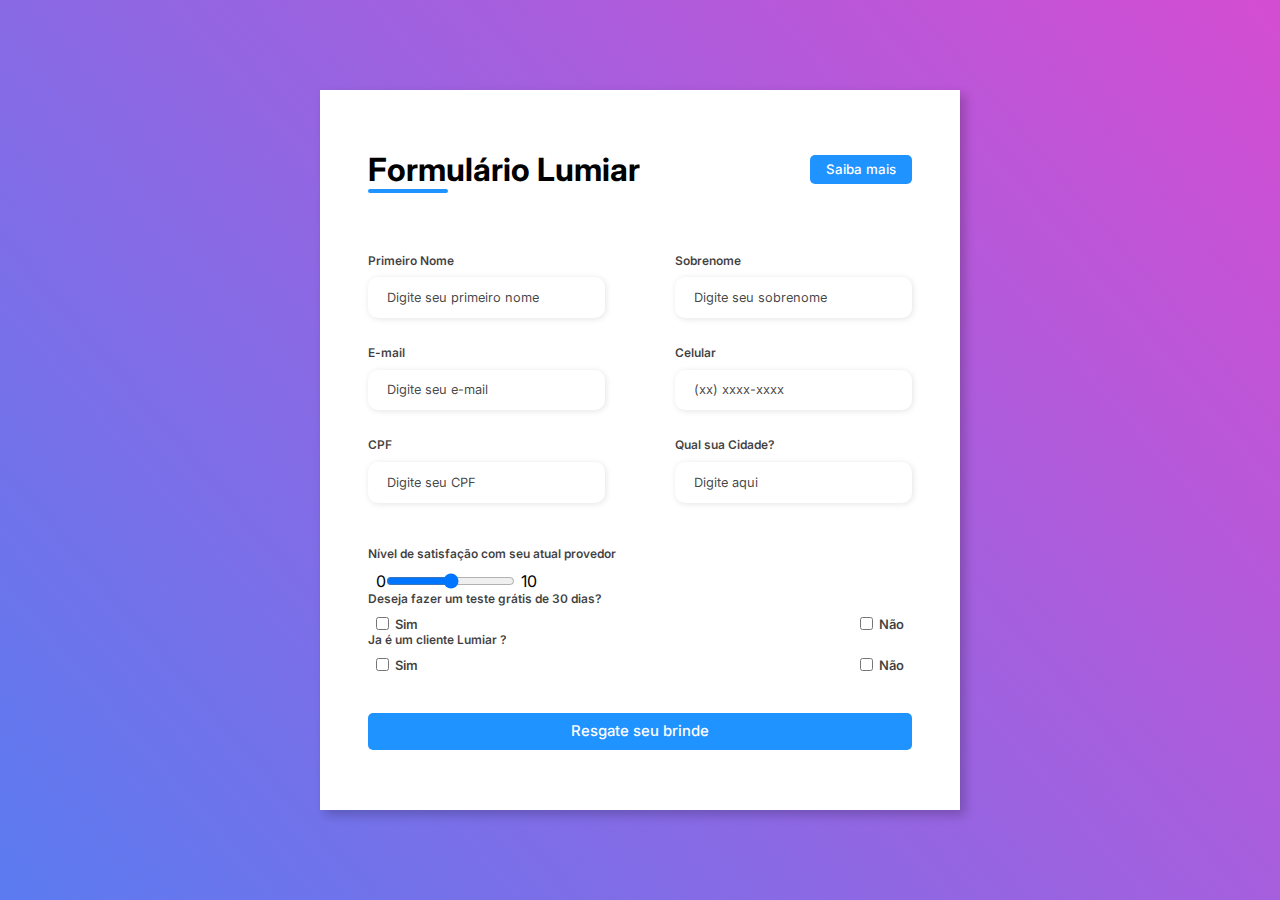
<file: index.html>
<!DOCTYPE html>
<html lang="pt-br">

<head>
    <meta charset="UTF-8">
    <meta http-equiv="X-UA-Compatible" content="IE=edge">
    <meta name="viewport" content="width=device-width, initial-scale=1.0">
    <link rel="stylesheet" href="assets/css/style.css">
    <title>Formulário Lumiar</title>
</head>

<body>
    <div class="container">
        <div class="form-image">
            <img src="assets/img//undraw_shopping_re_3wst.svg" alt="">
        </div>
        <div class="form">
            <form action="#">
                <div class="form-header">
                    <div class="title">
                        <h1>Formulário Lumiar</h1>
                    </div>
                    <div class="login-button">
                        <button><a href="breve/index.html">Saiba mais</a></button>
                    </div>
                </div>

                <div class="input-group">
                    <div class="input-box">
                        <label for="firstname">Primeiro Nome</label>
                        <input id="firstname" type="text" name="firstname" placeholder="Digite seu primeiro nome" required>
                    </div>

                    <div class="input-box">
                        <label for="lastname">Sobrenome</label>
                        <input id="lastname" type="text" name="lastname" placeholder="Digite seu sobrenome" required>
                    </div>
                    <div class="input-box">
                        <label for="email">E-mail</label>
                        <input id="email" type="email" name="email" placeholder="Digite seu e-mail" required>
                    </div>

                    <div class="input-box">
                        <label for="number">Celular</label>
                        <input id="number" type="tel" name="number" placeholder="(xx) xxxx-xxxx" required>
                    </div>

                    <div class="input-box">
                        <label for="password">CPF</label>
                        <input id="password" type="text" name="number" placeholder="Digite seu CPF" required>
                    </div>


                    <div class="input-box">
                        <label for="firstname">Qual sua Cidade?</label>
                        <input id="firstname" type="text" name="firstname" placeholder="Digite aqui" required>
                    </div>

                </div>

                <div class="gender-inputs">
                    <div class="gender-title">
                        <h6>Nível de satisfação com seu atual provedor</h6>
                    </div>

                    <div class="gender-group">
                        <div class="gender-input">
                            0<input id="female" type="Range" name="gender">10
                            <label for="female"></label>
                        </div>

                    </div>
                </div>
                 <div class="gender-inputs">
                    <div class="gender-title">
                        <h6>Deseja fazer um teste grátis de 30 dias?</h6>
                    </div>

                    <div class="gender-group">
                        <div class="gender-input">
                            <input id="female" type="checkbox" name="gender">
                            <label for="female">Sim</label>
                        </div>

                        <div class="gender-input">
                            <input id="male" type="checkbox" name="gender">
                            <label for="male">Não</label>
                        </div>        
                    </div>
                </div>
                  <div class="gender-inputs">
                    <div class="gender-title">
                        <h6>Ja é um cliente Lumiar ?</h6>
                    </div>

                    <div class="gender-group">
                        <div class="gender-input">
                            <input id="female" type="checkbox" name="gender">
                            <label for="female">Sim</label>
                        </div>

                        <div class="gender-input">
                            <input id="male" type="checkbox" name="gender">
                            <label for="male">Não</label>
                        </div>

                       



                        
                    </div>
                </div>

                <div class="continue-button">
                    <button><a href="breve/index.html">Resgate seu brinde</a> </button>
                </div>
            </form>
        </div>
    </div>
</body>

</html>
</file>
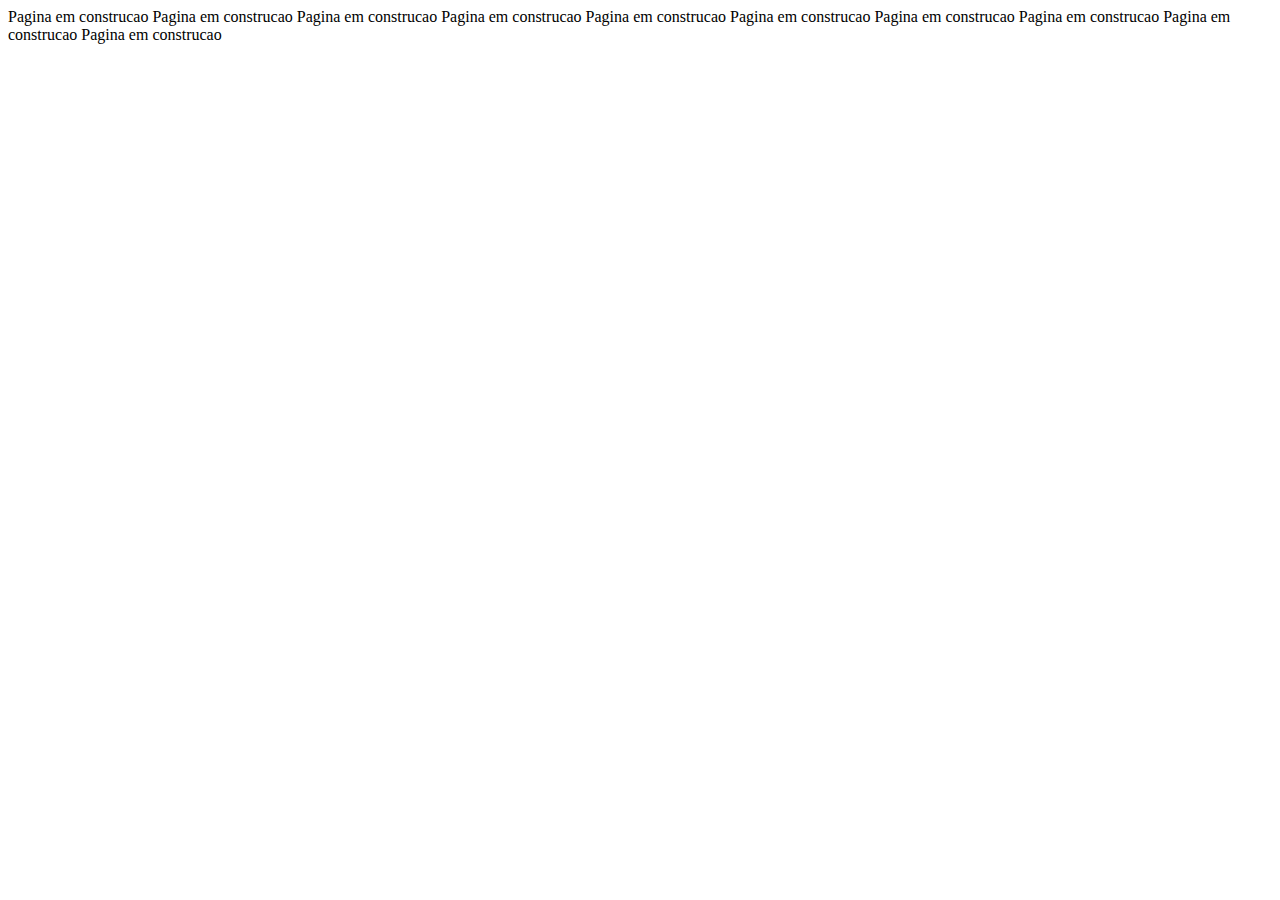
<file: breve/index.html>
<!DOCTYPE html>
<html>
<head>
	<title>Em breve</title>
</head>
<body>
Pagina em construcao
Pagina em construcao
Pagina em construcao
Pagina em construcao
Pagina em construcao
Pagina em construcao
Pagina em construcao
Pagina em construcao
Pagina em construcao
Pagina em construcao
</body>
</html>
</file>
<file: assets/css/style.css>
@import url('https://fonts.googleapis.com/css2?family=Inter:wght@200;300;400;500&family=Open+Sans:wght@300;400;500;600&display=swap');
* {
    padding: 0;
    margin: 0;
    box-sizing: border-box;
    font-family: 'Inter', sans-serif;
}

body {
    width: 100%;
    height: 100vh;
    display: flex;
    justify-content: center;
    align-items: center;
    background: linear-gradient(229deg,#D44DD2, #5B7BF0);
}

.container {
    width: 80%;
    height: 80vh;
    display: flex;
    box-shadow: 5px 5px 10px rgba(0, 0, 0, 0.212);
}

.form-image {
    width: 50%;
    display: flex;
    justify-content: center;
    align-items: center;
    background-color: #fde3a7d7;
    padding: 1rem;
}

.form-image img {
    width: 31rem;
}

.form {
    width: 50%;
    display: flex;
    flex-direction: column;
    justify-content: center;
    align-items: center;
    background-color: #fff;
    padding: 3rem;
}

.form-header {
    margin-bottom: 3rem;
    display: flex;
    justify-content: space-between;
}

.login-button {
    display: flex;
    align-items: center;
}

.login-button button {
    border: none;
    background-color: #1F93FF;
    padding: 0.4rem 1rem;
    border-radius: 5px;
    cursor: pointer;
}

.login-button button:hover {
    background-color: #1F93FF;
}

.login-button button a {
    text-decoration: none;
    font-weight: 500;
    color: #fff;
}

.form-header h1::after {
    content: '';
    display: block;
    width: 5rem;
    height: 0.3rem;
    background-color: #1F93FF;
    margin: 0 auto;
    position: absolute;
    border-radius: 10px;
}

.input-group {
    display: flex;
    flex-wrap: wrap;
    justify-content: space-between;
    padding: 1rem 0;
}

.input-box {
    display: flex;
    flex-direction: column;
    margin-bottom: 1.1rem;
}

.input-box input {
    margin: 0.6rem 0;
    padding: 0.8rem 1.2rem;
    border: none;
    border-radius: 10px;
    box-shadow: 1px 1px 6px #0000001c;
    font-size: 0.8rem;
}

.input-box input:hover {
    background-color: #eeeeee75;
}

.input-box input:focus-visible {
    outline: 1px solid #6c63ff;
}

.input-box label,
.gender-title h6 {
    font-size: 0.75rem;
    font-weight: 600;
    color: #000000c0;
}

.input-box input::placeholder {
    color: #000000be;
}

.gender-group {
    display: flex;
    justify-content: space-between;
    margin-top: 0.62rem;
    padding: 0 .5rem;
}

.gender-input {
    display: flex;
    align-items: center;
}

.gender-input input {
    margin-right: 0.35rem;
}

.gender-input label {
    font-size: 0.81rem;
    font-weight: 600;
    color: #000000c0;
}

.continue-button button {
    width: 100%;
    margin-top: 2.5rem;
    border: none;
    background-color: #1F93FF;
    padding: 0.62rem;
    border-radius: 5px;
    cursor: pointer;
}

.continue-button button:hover {
    background-color: pink;
}

.continue-button button a {
    text-decoration: none;
    font-size: 0.93rem;
    font-weight: 500;
    color: #fff;
}

@media screen and (max-width: 1330px) {
    .form-image {
        display: none;
    }
    .container {
        width: 50%;
    }
    .form {
        width: 100%;
    }
}

@media screen and (max-width: 1064px) {
    .container {
        width: 90%;
        height: auto;
    }
    .input-group {
        flex-direction: column;
        z-index: 5;
        padding-right: 5rem;
        max-height: 10rem;
        overflow-y: scroll;
        flex-wrap: nowrap;
    }
    .gender-inputs {
        margin-top: 2rem;
    }
    .gender-group {
        flex-direction: column;
    }
    .gender-title h6 {
        margin: 0;
    }
    .gender-input {
        margin-top: 0.5rem;
    }
}
</file>
